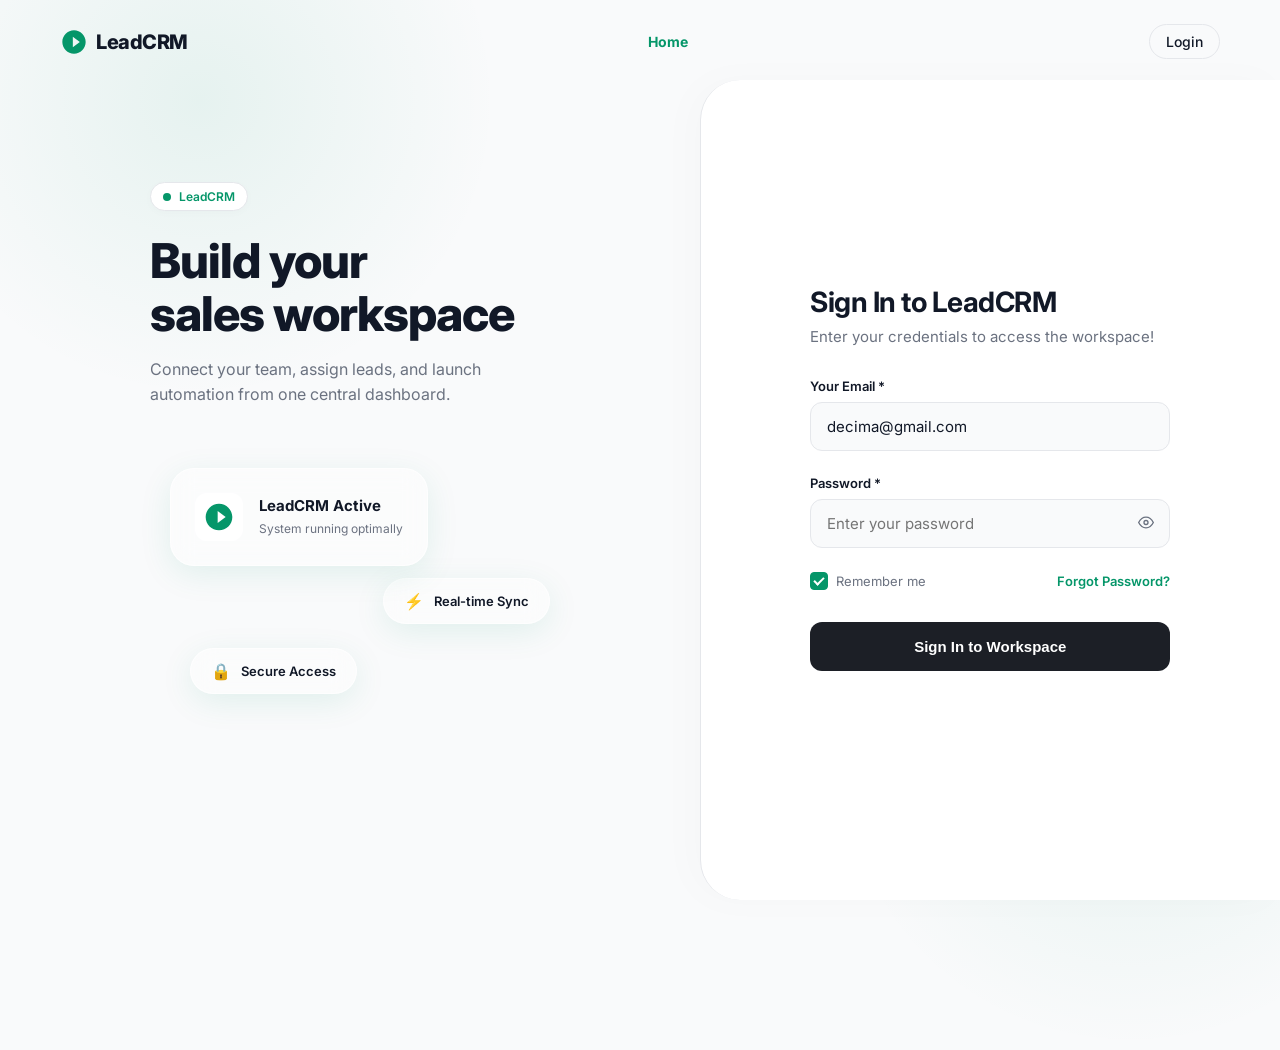
<file: index.html>
<!DOCTYPE html>
<html lang="en">
<head>
  <meta charset="UTF-8" />
  <meta name="viewport" content="width=device-width, initial-scale=1.0"/>
  <title>Lead CRM — Login</title>
  <link rel="preconnect" href="https://fonts.googleapis.com"/>
  <link href="https://fonts.googleapis.com/css2?family=Inter:wght@300;400;500;600;700;800&display=swap" rel="stylesheet"/>
  <link rel="stylesheet" href="styles/login.css"/>
</head>
<body>
  <!-- Global Header (Top bar spanning both columns) -->
  <header class="global-header">
    <div class="brand">
      <svg class="brand-icon" viewBox="0 0 24 24" fill="currentColor"><path d="M12 2C6.48 2 2 6.48 2 12s4.48 10 10 10 10-4.48 10-10S17.52 2 12 2zm-1 14.5v-9l6 4.5-6 4.5z"/></svg>
      <span class="brand-name">LeadCRM</span>
    </div>
    <div class="header-links">
      <a href="#" class="active" style="font-weight:700; color:var(--primary);">Home</a>
    </div>
    <div class="header-actions">
      <a href="#" class="btn-login-header">Login</a>
    </div>
  </header>

  <div class="login-wrapper">
    <!-- LEFT PANEL -->
    <div class="left-panel">
      <div class="left-content-inner">
        <div class="badge-text">
          <span class="dot"></span> LeadCRM
        </div>
        <h1>Build your<br/>sales workspace</h1>
        <p>Connect your team, assign leads, and launch automation from one central dashboard.</p>
        
        <div class="glass-graphic">
          <div class="glass-card main-glass">
            <svg viewBox="0 0 24 24" fill="currentColor" width="32" height="32" class="glass-icon"><path d="M12 2C6.48 2 2 6.48 2 12s4.48 10 10 10 10-4.48 10-10S17.52 2 12 2zm-1 14.5v-9l6 4.5-6 4.5z"/></svg>
            <div class="glass-text">
              <h4>LeadCRM Active</h4>
              <p>System running optimally</p>
            </div>
          </div>
          <div class="glass-card sub-glass float-1">
            <span class="glass-icon-small">⚡</span>
            <span>Real-time Sync</span>
          </div>
          <div class="glass-card sub-glass float-2">
            <span class="glass-icon-small">🔒</span>
            <span>Secure Access</span>
          </div>
        </div>
      </div>
    </div>

    <!-- RIGHT PANEL -->
    <div class="right-panel">
      <div class="login-box">
        <div class="login-header">
          <h2>Sign In to LeadCRM</h2>
          <p>Enter your credentials to access the workspace!</p>
        </div>

        <form id="loginForm" onsubmit="handleLogin(event)">
          <div class="form-group">
            <label for="email">Your Email *</label>
            <input type="email" id="email" placeholder="e.g. decima@gmail.com" required autocomplete="email" class="modern-input" value="decima@gmail.com"/>
          </div>

          <div class="form-group">
            <label for="password">Password *</label>
            <div class="input-wrapper-modern">
              <input type="password" id="password" placeholder="Enter your password" required autocomplete="current-password" class="modern-input"/>
              <button type="button" class="toggle-pw-modern" onclick="togglePassword()">
                <span id="toggleBtn">
                  <svg viewBox="0 0 24 24" fill="none" stroke="currentColor" stroke-width="2" width="16" height="16"><path d="M1 12s4-8 11-8 11 8 11 8-4 8-11 8-11-8-11-8z"/><circle cx="12" cy="12" r="3"/></svg>
                </span>
              </button>
            </div>
          </div>

          <div class="form-options">
            <label class="checkbox-container">
              <input type="checkbox" checked>
              <span class="checkmark"></span>
              Remember me
            </label>
            <a href="#" class="forgot-pw">Forgot Password?</a>
          </div>

          <div id="errorMsg" class="error-msg" style="display:none;">
            ⚠ Incorrect email or password.
          </div>

          <button type="submit" class="btn-submit" id="loginBtn">
            <span id="btnText">Sign In to Workspace</span>
            <span id="btnLoader" style="display:none;">Signing in...</span>
          </button>
        </form>
      </div>   </div>
      </div>
    </div>

  </div>

  <script src="scripts/auth.js"></script>
</body>
</html>
</file>
<file: styles/login.css>
/* ─────────────────────────────────────────────────────────────────────────────
   LOGIN CSS — Raybeam Inspired UI
   ───────────────────────────────────────────────────────────────────────────── */

:root {
  --primary: #059669; /* Elegant Teal/Green */
  --primary-light: #D1FAE5;
  --primary-dark: #047857;
  --bg-main: #F9FAFB;
  --white: #ffffff;
  --text-main: #111827;
  --text-muted: #6B7280;
  --border: #E5E7EB;
  --danger: #EF4444;
}

* { box-sizing: border-box; margin: 0; padding: 0; }

body {
  font-family: 'Inter', -apple-system, sans-serif;
  background-color: var(--bg-main);
  color: var(--text-main);
  height: 100vh;
  overflow: hidden;
  position: relative;
}

/* Abstract Green Background Glows */
body::before, body::after {
  content: '';
  position: absolute;
  width: 600px;
  height: 600px;
  background: radial-gradient(circle, rgba(5, 150, 105, 0.08) 0%, rgba(249, 250, 251, 0) 70%);
  z-index: -1;
}
body::before { top: -200px; left: -100px; }
body::after { bottom: -150px; right: -150px; }

/* Global Header */
.global-header {
  position: absolute;
  top: 0; left: 0; right: 0;
  display: flex;
  justify-content: space-between;
  align-items: center;
  padding: 24px 60px;
  z-index: 10;
}
.brand { display: flex; align-items: center; gap: 8px; color: var(--primary); }
.brand-icon { width: 28px; height: 28px; }
.brand-name { font-size: 20px; font-weight: 800; color: var(--text-main); letter-spacing: -0.5px; }

.header-links { display: flex; gap: 32px; }
.header-links a { text-decoration: none; color: var(--text-main); font-weight: 500; font-size: 14px; transition: color 0.2s; }
.header-links a:hover { color: var(--primary); }

.header-actions { display: flex; align-items: center; gap: 16px; }
.btn-login-header { text-decoration: none; color: var(--text-main); font-size: 14px; font-weight: 500; padding: 8px 16px; border-radius: 20px; border: 1px solid var(--border); transition: all 0.2s;}
.btn-login-header:hover { background: var(--white); border-color: #D1D5DB; }
.btn-create-account { background: var(--primary); color: var(--white); text-decoration: none; padding: 10px 20px; border-radius: 24px; font-size: 14px; font-weight: 600; transition: background 0.2s; }
.btn-create-account:hover { background: var(--primary-dark); }

/* Main Layout */
.login-wrapper {
  display: flex;
  height: 100vh;
  padding-top: 80px; /* Offset for header */
}

/* Left Panel */
.left-panel {
  flex: 1;
  display: flex;
  justify-content: center;
  align-items: center;
  padding: 60px;
}
.left-content-inner {
  max-width: 500px;
}
.badge-text {
  display: inline-flex; align-items: center; gap: 8px;
  background: var(--white); padding: 6px 12px; border-radius: 20px;
  font-size: 12px; font-weight: 600; color: var(--primary);
  box-shadow: 0 2px 10px rgba(0,0,0,0.02);
  margin-bottom: 24px; border: 1px solid var(--border);
}
.badge-text .dot { width: 8px; height: 8px; background: var(--primary); border-radius: 50%; }

.left-panel h1 { font-size: 48px; font-weight: 800; line-height: 1.1; margin-bottom: 16px; letter-spacing: -1px; }
.left-panel p { font-size: 16px; color: var(--text-muted); line-height: 1.6; margin-bottom: 40px; max-width: 400px; }

  /* Glassmorphism Graphic CSS */
  .glass-graphic {
    position: relative;
    height: 350px;
    width: 100%;
    max-width: 400px;
    margin-top: 40px;
  }
  
  .glass-card {
    position: absolute;
    background: rgba(255, 255, 255, 0.4);
    backdrop-filter: blur(12px);
    -webkit-backdrop-filter: blur(12px);
    border: 1px solid rgba(255, 255, 255, 0.6);
    border-radius: 24px;
    box-shadow: 0 8px 32px rgba(5, 150, 105, 0.1);
    display: flex;
    align-items: center;
    color: var(--text-main);
  }
  
  .main-glass {
    top: 20px;
    left: 20px;
    padding: 24px;
    gap: 16px;
    z-index: 2;
    animation: float 6s ease-in-out infinite;
  }
  .glass-icon { color: var(--primary); background: var(--white); padding: 8px; border-radius: 12px; width: 48px; height: 48px;}
  .glass-text h4 { font-size: 15px; font-weight: 700; margin-bottom: 4px; }
  .glass-text p { font-size: 12px; color: var(--text-muted); margin: 0; }
  
  .sub-glass {
    padding: 12px 20px;
    gap: 10px;
    font-size: 13px;
    font-weight: 600;
  }
  .glass-icon-small { font-size: 16px; }
  
  .float-1 { top: 130px; right: 0; animation: float 7s ease-in-out infinite 1s; }
  .float-2 { top: 200px; left: 40px; animation: float 8s ease-in-out infinite 2s; }
  
  @keyframes float {
    0% { transform: translateY(0px); }
    50% { transform: translateY(-10px); }
    100% { transform: translateY(0px); }
  }

/* Right Panel */
.right-panel {
  flex: 1;
  display: flex;
  justify-content: center;
  align-items: center;
  background: var(--white);
  border-left: 1px solid var(--border);
  border-radius: 40px 0 0 40px;
  box-shadow: -10px 0 40px rgba(0,0,0,0.02);
}

.login-box { width: 100%; max-width: 440px; padding: 40px; }
.login-header { margin-bottom: 32px; }
.login-header h2 { font-size: 28px; font-weight: 700; margin-bottom: 8px; letter-spacing: -0.5px; }
.login-header p { color: var(--text-muted); font-size: 15px; }

.form-group { margin-bottom: 24px; }
.form-group label { display: block; font-size: 13px; font-weight: 600; margin-bottom: 8px; color: var(--text-main); }

.modern-input {
  width: 100%; padding: 14px 16px;
  background: var(--bg-main); border: 1px solid var(--border); border-radius: 12px;
  font-family: 'Inter', sans-serif; font-size: 15px; color: var(--text-main);
  transition: all 0.2s; outline: none;
}
.modern-input:focus { background: var(--white); border-color: var(--primary); box-shadow: 0 0 0 4px var(--primary-light); }

.input-wrapper-modern { position: relative; }
.toggle-pw-modern {
  position: absolute; right: 16px; top: 50%; transform: translateY(-50%);
  background: none; border: none; cursor: pointer; color: var(--text-muted);
  display: flex; align-items: center; justify-content: center;
}
.toggle-pw-modern:hover { color: var(--text-main); }

.form-options { display: flex; justify-content: space-between; align-items: center; margin-bottom: 32px; }

/* Custom Checkbox */
.checkbox-container { display: flex; align-items: center; gap: 8px; font-size: 13px; color: var(--text-muted); cursor: pointer; user-select: none; }
.checkbox-container input { position: absolute; opacity: 0; cursor: pointer; height: 0; width: 0; }
.checkmark { height: 18px; width: 18px; background-color: var(--bg-main); border: 1px solid var(--border); border-radius: 4px; display: flex; align-items: center; justify-content: center;}
.checkbox-container:hover input ~ .checkmark { background-color: #F3F4F6; }
.checkbox-container input:checked ~ .checkmark { background-color: var(--primary); border-color: var(--primary); }
.checkmark:after { content: ""; display: none; width: 4px; height: 8px; border: solid white; border-width: 0 2px 2px 0; transform: rotate(45deg); margin-bottom: 2px;}
.checkbox-container input:checked ~ .checkmark:after { display: block; }

.forgot-pw { font-size: 13px; color: var(--primary); text-decoration: none; font-weight: 600; }
.forgot-pw:hover { text-decoration: underline; }

.btn-submit {
  width: 100%; padding: 16px; background: #1C1F26; color: white; /* Dark button like reference */
  border: none; border-radius: 12px; font-size: 15px; font-weight: 600;
  cursor: pointer; transition: background 0.2s; margin-bottom: 24px;
}
.btn-submit:hover { background: #0F1115; }

.divider { display: flex; align-items: center; text-align: center; margin-bottom: 24px; }
.divider::before, .divider::after { content: ''; flex: 1; border-bottom: 1px solid var(--border); }
.divider span { padding: 0 16px; font-size: 11px; font-weight: 600; color: var(--text-muted); letter-spacing: 0.5px; }

.btn-google {
  width: 100%; padding: 14px; background: var(--white); color: var(--text-main);
  border: 1px solid var(--border); border-radius: 12px; font-size: 14px; font-weight: 600;
  cursor: pointer; display: flex; align-items: center; justify-content: center; gap: 10px;
  transition: background 0.2s; margin-bottom: 40px;
}
.btn-google:hover { background: var(--bg-main); }

.developed-by { text-align: left; margin-top: 40px; }
.developed-by span { font-size: 10px; font-weight: 600; color: var(--text-muted); letter-spacing: 0.5px; display: block; margin-bottom: 4px; }
.developer-logo { display: inline-flex; align-items: center; padding: 8px 12px; border: 1px solid var(--border); border-radius: 8px; font-size: 12px; }

.error-msg { background: #FEF2F2; color: var(--danger); border: 1px solid #FCA5A5; padding: 12px; border-radius: 8px; font-size: 13px; margin-bottom: 24px; font-weight: 500;}

/* Responsive */
@media (max-width: 1024px) {
  .global-header { padding: 16px 20px; }
  .header-links { display: none; }
  .login-wrapper { flex-direction: column; padding-top: 80px; height: auto; }
  .left-panel { padding: 40px 20px; text-align: center; display: block; }
  .left-content-inner { margin: 0 auto; }
  .left-panel h1 { font-size: 36px; margin-bottom: 12px; }
  .left-panel p { margin: 0 auto 30px; font-size: 15px; }
  .glass-graphic { display: none; } /* Hide graphic on mobile for cleaner look */
  
  .right-panel { border-left: none; border-radius: 24px 24px 0 0; box-shadow: 0 -4px 20px rgba(0,0,0,0.05); padding: 40px 20px; }
  .login-box { margin: 0 auto; max-width: 100%; }
}
</file>
<file: styles/dashboard.css>
/* ─────────────────────────────────────────────────────────────────────────────
   DASHBOARD STYLES — Raybeam Inspired UI
   ───────────────────────────────────────────────────────────────────────────── */

   :root {
    --primary: #059669; /* Elegant Teal/Green */
    --primary-light: #D1FAE5;
    --primary-dark: #047857;
    --bg-main: #F9FAFB;
    --white: #ffffff;
    --text-main: #111827;
    --text-muted: #6B7280;
    --border: #E5E7EB;
    --danger: #EF4444;
    --sidebar-w: 260px;
    --nav-h: 60px;
  }
  
  *, *::before, *::after { box-sizing: border-box; margin: 0; padding: 0; }
  
  body {
    font-family: 'Inter', -apple-system, sans-serif;
    background-color: var(--bg-main);
    color: var(--text-main);
    height: 100vh;
    overflow: hidden;
  }
  
  /* Global Header / Top Nav */
  .topnav {
    position: fixed;
    top: 0; left: 0; right: 0;
    height: var(--nav-h);
    background: var(--white);
    border-bottom: 1px solid var(--border);
    display: flex;
    align-items: center;
    padding: 0 24px;
    gap: 12px;
    z-index: 200;
  }
  
  .topnav-left  { display: flex; align-items: center; gap: 16px; flex-shrink: 0; width: calc(var(--sidebar-w) - 24px); }
  .topnav-center{ flex: 1; display: flex; align-items: center; }
  .topnav-right { display: flex; align-items: center; gap: 16px; flex-shrink: 0; }
  
  .sidebar-toggle {
    background: none; border: none; cursor: pointer;
    color: var(--text-muted); display: flex; align-items: center; justify-content: center;
    border-radius: 6px; padding: 4px; transition: background 0.15s;
  }
  .sidebar-toggle:hover { background: var(--bg-main); color: var(--text-main); }
  
  .brand { display: flex; align-items: center; gap: 8px; color: var(--primary); }
  .brand-name { font-size: 18px; font-weight: 800; color: var(--text-main); letter-spacing: -0.5px; }
  
  /* Top Nav Search Bar */
  .top-search-wrapper {
    position: relative;
    display: flex;
    align-items: center;
    width: 100%;
    max-width: 460px;
  }
  .top-search-icon {
    position: absolute;
    left: 12px;
    color: var(--text-muted);
    pointer-events: none;
    display: flex; align-items: center; justify-content: center;
  }
  #topSearchInput {
    width: 100%;
    padding: 10px 80px 10px 40px;
    border: 1px solid var(--border);
    border-radius: 20px;
    font-family: 'Inter', sans-serif;
    font-size: 14px;
    color: var(--text-main);
    background: var(--bg-main);
    outline: none;
    transition: all 0.2s;
  }
  #topSearchInput:focus {
    border-color: var(--primary);
    background: var(--white);
    box-shadow: 0 0 0 3px var(--primary-light);
  }
  .btn-top-search {
    position: absolute;
    right: 4px;
    padding: 6px 16px;
    background: var(--primary);
    color: white;
    border: none;
    border-radius: 16px;
    font-family: 'Inter', sans-serif;
    font-size: 12px;
    font-weight: 600;
    cursor: pointer;
    transition: background 0.15s;
  }
  .btn-top-search:hover {
    background: var(--primary-dark);
  }
  
  /* Status indicator */
  .status-dot {
    width: 8px; height: 8px;
    background: var(--primary);
    border-radius: 50%;
    animation: pulse 2s infinite;
  }
  @keyframes pulse {
    0%, 100% { box-shadow: 0 0 0 0 rgba(5,150,105,0.4); }
    50%       { box-shadow: 0 0 0 5px rgba(5,150,105,0); }
  }
  .status-text { font-size: 12px; color: var(--primary); font-weight: 600; }
  
  .user-badge {
    width: 32px; height: 32px;
    background: var(--primary-light);
    color: var(--primary);
    border-radius: 50%;
    display: flex; align-items: center; justify-content: center;
    font-size: 12px; font-weight: 700;
    cursor: default;
  }
  
  .btn-logout {
    background: none;
    border: none;
    font-family: 'Inter', sans-serif;
    font-size: 13px;
    font-weight: 600;
    color: var(--text-muted);
    cursor: pointer;
    transition: color 0.15s;
  }
  .btn-logout:hover { color: var(--danger); }
  
  
  /* ── MAIN LAYOUT ── */
  .app-layout {
    display: flex;
    height: 100vh;
    padding-top: var(--nav-h);
    background-color: var(--bg-main); /* Slight off-white to contrast the sidebar */
  }
  
  /* ── SIDEBAR ── */
  .sidebar {
    width: var(--sidebar-w);
    background: var(--white);
    border-right: 1px solid var(--border);
    display: flex;
    flex-direction: column;
    transition: width 0.3s cubic-bezier(0.4, 0, 0.2, 1);
    overflow: hidden;
    z-index: 10;
    box-shadow: 2px 0 10px rgba(0,0,0,0.02);
  }
  
  .sidebar.collapsed { width: 0; border-right: none; }
  
  .sidebar-nav {
    padding: 24px 16px;
    flex: 1;
    overflow-y: auto;
  }
  
  .nav-section-label {
    font-size: 11px;
    font-weight: 700;
    color: var(--text-muted);
    text-transform: uppercase;
    letter-spacing: 0.5px;
    margin: 0 0 12px 12px;
  }
  
  .sidebar-btn {
    width: 100%;
    display: flex;
    align-items: center;
    gap: 12px;
    padding: 12px;
    background: none;
    border: none;
    border-radius: 12px;
    font-family: 'Inter', sans-serif;
    font-size: 14px;
    font-weight: 600;
    color: var(--text-main);
    cursor: pointer;
    transition: all 0.2s;
    margin-bottom: 4px;
  }
  .sidebar-btn:hover { background: var(--bg-main); color: var(--primary); }
  .sidebar-btn:hover .sb-icon { color: var(--primary); }
  
  /* Raybeam Active State styling */
  .sidebar-btn.active {
    background: var(--primary-light);
    color: var(--primary-dark);
    position: relative;
  }
  .sidebar-btn.active::before {
    content: '';
    position: absolute;
    left: -16px; top: 10%; bottom: 10%;
    width: 4px;
    background: var(--primary);
    border-radius: 0 4px 4px 0;
  }
  
  .sb-icon {
    display: flex; align-items: center; justify-content: center;
    color: var(--text-muted);
    transition: color 0.2s;
  }
  .sidebar-btn.active .sb-icon { color: var(--primary); }
  
  /* Stats Card */
  .stats-card {
    margin-top: 32px;
    background: var(--bg-main);
    border: 1px solid var(--border);
    border-radius: 16px;
    padding: 16px;
  }
  .stats-title {
    font-size: 13px; font-weight: 700; color: var(--text-main);
    display: flex; align-items: center; margin-bottom: 12px;
  }
  .stats-loading { font-size: 12px; color: var(--text-muted); }
  .stats-grid { display: grid; grid-template-columns: 1fr 1fr; gap: 8px; }
  .stat-item {
    background: var(--white);
    padding: 10px;
    border-radius: 8px;
    text-align: center;
    border: 1px solid var(--border);
  }
  .stat-num { font-size: 18px; font-weight: 700; color: var(--primary); }
  .stat-label { font-size: 10px; font-weight: 600; color: var(--text-muted); text-transform: uppercase; margin-top: 2px;}
  
  /* ── MAIN CONTENT ── */
  .main-content {
    flex: 1;
    display: flex;
    flex-direction: column;
    padding: 24px;
    overflow: hidden;
  }
  
  .sheet-container {
    background: var(--white);
    border-radius: 20px;
    border: 1px solid var(--border);
    box-shadow: 0 4px 20px rgba(0,0,0,0.03);
    flex: 1;
    display: flex;
    flex-direction: column;
    overflow: hidden;
  }
  
  .sheet-toolbar {
    padding: 16px 24px;
    border-bottom: 1px solid var(--border);
    display: flex; justify-content: space-between; align-items: center;
    background: var(--bg-main);
  }
  .sheet-label { font-weight: 700; font-size: 15px; color: var(--text-main); display: flex; align-items: center; gap: 8px; }
  .open-in-sheets {
    font-size: 13px; font-weight: 600; color: var(--primary); text-decoration: none;
    display: flex; align-items: center; gap: 6px;
  }
  .open-in-sheets:hover { text-decoration: underline; }
  
  #sheetFrame { flex: 1; width: 100%; height: 100%; border: none; background: #fff;}
  
  /* Toast */
  #toast {
    position: fixed; bottom: -60px; left: 50%; transform: translateX(-50%);
    background: var(--text-main); color: white; padding: 12px 24px;
    border-radius: 30px; font-size: 14px; font-weight: 500;
    transition: bottom 0.3s cubic-bezier(0.4, 0, 0.2, 1);
    z-index: 3000; box-shadow: 0 10px 30px rgba(0,0,0,0.1);
  }
  #toast.show { bottom: 30px; }
</file>
<file: styles/my-leads.css>
/* ── My Leads — Full CRUD Styles (Raybeam Inspired) ─────────────────── */
*, *::before, *::after { box-sizing: border-box; margin: 0; padding: 0; }

:root {
  --primary: #059669; /* Elegant Teal/Green */
  --primary-light: #D1FAE5;
  --primary-dark: #047857;
  --bg-main: #F9FAFB;
  --white: #ffffff;
  --text-main: #111827;
  --text-muted: #6B7280;
  --border: #E5E7EB;
  --danger: #EF4444;
  --accent: #10B981;
  --yellow: #F59E0B;
  --purple: #7C3AED;
  --nav-h: 60px;
}

body { font-family: 'Inter', -apple-system, sans-serif; background: var(--bg-main); color: var(--text-main); height: 100vh; overflow: hidden; }

/* ── NAV ─────────────────────────────────── */
.topnav {
  position: fixed; top: 0; left: 0; right: 0;
  height: var(--nav-h); background: var(--white);
  border-bottom: 1px solid var(--border);
  display: flex; align-items: center; justify-content: space-between;
  padding: 0 24px; z-index: 100;
}
.topnav-left  { display: flex; align-items: center; gap: 16px; }
.topnav-right { display: flex; align-items: center; gap: 16px; }

.back-btn {
  text-decoration: none; color: var(--text-muted); font-size: 13px; font-weight: 600;
  padding: 8px 14px; border: 1px solid var(--border); border-radius: 8px;
  transition: all 0.15s; display: flex; align-items: center; gap: 6px;
}
.back-btn:hover { color: var(--text-main); background: var(--bg-main); }

.brand { display: flex; align-items: center; gap: 8px; color: var(--primary); }
.brand-name { font-size: 18px; font-weight: 800; letter-spacing: -0.5px; color: var(--text-main); }

.status-dot {
  width: 8px; height: 8px; background: var(--primary);
  border-radius: 50%; animation: pulse 2s infinite;
}
@keyframes pulse {
  0%,100% { box-shadow: 0 0 0 0 rgba(5,150,105,0.4); }
  50%      { box-shadow: 0 0 0 5px rgba(5,150,105,0); }
}
.status-text { font-size: 12px; color: var(--primary); font-weight: 600; }
.btn-logout {
  background: none; border: none; font-family: 'Inter', sans-serif; font-size: 13px;
  font-weight: 600; color: var(--text-muted); cursor: pointer; transition: all 0.15s;
}
.btn-logout:hover { color: var(--danger); }

/* ── PAGE BODY ─────────────────────────────── */
.page-body {
  margin-top: var(--nav-h);
  height: calc(100vh - var(--nav-h));
  display: flex; flex-direction: column;
  padding: 24px; gap: 16px; overflow: hidden;
}

/* ── SELECTOR BAR ──────────────────────────── */
.selector-bar {
  background: var(--white); border-radius: 16px;
  border: 1px solid var(--border); padding: 16px 20px;
  display: flex; align-items: center; justify-content: space-between;
  flex-wrap: wrap; gap: 12px; flex-shrink: 0;
}
.selector-left { display: flex; align-items: center; gap: 12px; flex-wrap: wrap; }
.selector-left label { font-size: 13px; font-weight: 700; color: var(--text-main); white-space: nowrap; display: flex; align-items: center; gap: 6px;}
.selector-left select {
  padding: 8px 14px; border: 1px solid var(--border); border-radius: 10px;
  font-family: 'Inter', sans-serif; font-size: 13px; color: var(--text-main);
  background: var(--bg-main); outline: none; min-width: 200px; cursor: pointer;
  transition: all 0.2s;
}
.selector-left select:focus { border-color: var(--primary); box-shadow: 0 0 0 3px var(--primary-light); background: var(--white); }
.btn-refresh {
  padding: 8px 14px; background: var(--white); border: 1px solid var(--border);
  border-radius: 10px; font-family: 'Inter', sans-serif; font-size: 13px;
  font-weight: 600; color: var(--text-muted); cursor: pointer; transition: all 0.15s;
  display: flex; align-items: center; gap: 6px;
}
.btn-refresh:hover { background: var(--bg-main); color: var(--text-main); }
.search-input-wrapper {
  position: relative;
  display: flex;
  align-items: center;
}
.search-input-wrapper .search-icon {
  position: absolute;
  left: 12px;
  color: var(--text-muted);
  pointer-events: none;
  display: flex; align-items: center;
}
#searchInput {
  padding: 8px 14px 8px 36px;
  border: 1px solid var(--border);
  border-radius: 10px;
  font-family: 'Inter', sans-serif;
  font-size: 13px;
  color: var(--text-main);
  background: var(--bg-main);
  outline: none;
  width: 220px;
  transition: all 0.2s;
}
#searchInput:focus {
  border-color: var(--primary);
  background: var(--white);
  box-shadow: 0 0 0 3px var(--primary-light);
  width: 260px;
}
.lead-count-badge {
  background: var(--primary-light); color: var(--primary-dark); font-size: 12px; font-weight: 700;
  padding: 4px 12px; border-radius: 20px; border: 1px solid rgba(5,150,105,0.2);
}
.filter-pills { display: flex; gap: 6px; flex-wrap: wrap; }
.pill {
  padding: 6px 14px; border-radius: 20px; border: 1px solid var(--border);
  background: var(--white); font-family: 'Inter', sans-serif; font-size: 12px;
  font-weight: 600; color: var(--text-muted); cursor: pointer; transition: all 0.15s;
  white-space: nowrap;
}
.pill:hover { background: var(--bg-main); color: var(--text-main); }
.pill.active { background: var(--primary); border-color: var(--primary); color: white; }

/* ── STATS STRIP (VIBRANT GLASSMORPHISM) ── */
.stats-strip {
  display: flex; gap: 16px; flex-wrap: wrap; flex-shrink: 0;
}
.stat-chip {
  background: rgba(255, 255, 255, 0.6);
  backdrop-filter: blur(12px);
  -webkit-backdrop-filter: blur(12px);
  border: 1px solid rgba(255, 255, 255, 0.8);
  border-radius: 16px;
  padding: 16px 20px; display: flex; flex-direction: column; min-width: 140px; flex: 1;
  box-shadow: 0 4px 16px rgba(0,0,0,0.04);
  transition: transform 0.2s, box-shadow 0.2s;
}
.stat-chip:hover {
  transform: translateY(-2px);
  box-shadow: 0 8px 24px rgba(0,0,0,0.08);
}
.chip-label { font-size: 11px; font-weight: 800; color: var(--text-muted); text-transform: uppercase; margin-bottom: 6px; letter-spacing: 0.5px; }
.chip-num { font-size: 24px; font-weight: 800; color: var(--text-main); }

/* Color variations for chips */
.stat-chip.green { background: rgba(209, 250, 229, 0.7); border-color: rgba(16, 185, 129, 0.2); }
.stat-chip.green .chip-num { color: #047857; }
.stat-chip.green .chip-label { color: #065F46; }

.stat-chip.blue { background: rgba(219, 234, 254, 0.7); border-color: rgba(59, 130, 246, 0.2); }
.stat-chip.blue .chip-num { color: #1D4ED8; }
.stat-chip.blue .chip-label { color: #1E40AF; }

.stat-chip.yellow { background: rgba(254, 243, 199, 0.7); border-color: rgba(245, 158, 11, 0.2); }
.stat-chip.yellow .chip-num { color: #B45309; }
.stat-chip.yellow .chip-label { color: #92400E; }

.stat-chip.purple { background: rgba(237, 233, 254, 0.7); border-color: rgba(139, 92, 246, 0.2); }
.stat-chip.purple .chip-num { color: #6D28D9; }
.stat-chip.purple .chip-label { color: #5B21B6; }

.stat-chip.red { background: rgba(254, 226, 226, 0.7); border-color: rgba(239, 68, 68, 0.2); }
.stat-chip.red .chip-num { color: #B91C1C; }
.stat-chip.red .chip-label { color: #991B1B; }

/* ── TABLE CONTAINER ── */
.table-container {
  flex: 1; background: var(--white); border-radius: 16px;
  border: 1px solid var(--border); overflow-y: auto; overflow-x: auto;
  position: relative;
}
.table-container::-webkit-scrollbar { width: 8px; height: 8px; }
.table-container::-webkit-scrollbar-thumb { background: #CBD5E1; border-radius: 4px; }

table { width: 100%; border-collapse: collapse; min-width: 1000px; text-align: left; }
thead { position: sticky; top: 0; background: var(--bg-main); z-index: 2; box-shadow: 0 1px 0 var(--border); }
th {
  padding: 14px 16px; font-size: 11px; font-weight: 800; color: var(--primary-dark);
  text-transform: uppercase; letter-spacing: 0.8px;
  background: var(--primary-light);
  border-bottom: 2px solid rgba(5,150,105,0.2);
}
td {
  padding: 14px 16px; font-size: 13px; color: #0F172A; font-weight: 600;
  border-bottom: 1px solid var(--border); vertical-align: middle;
}
tbody tr { transition: background 0.15s; }
tbody tr:nth-child(even) { background: #F8FAFC; }
tbody tr:hover { background: #F1F5F9 !important; } /* Slightly darker hover for contrast */

.fcode { font-family: monospace; background: var(--bg-main); padding: 4px 8px; border-radius: 6px; color: var(--text-muted); font-size: 12px; font-weight: 600; border: 1px solid var(--border); }
.status-badge {
  display: inline-block; padding: 4px 10px; border-radius: 12px;
  font-size: 11px; font-weight: 700; text-transform: uppercase;
}
/* Adjust badge colors for new theme if needed */
.status-Contacted { background: #DBEAFE; color: #1E40AF; }
.status-NoAnswer  { background: #FEF3C7; color: #92400E; }
.status-Busy      { background: #FFEDD5; color: #9A3412; }
.status-WrongNum  { background: #FCE7F3; color: #9D174D; }
.status-Off       { background: #F1F5F9; color: #475569; }
.status-Interested{ background: var(--primary-light); color: var(--primary-dark); }
.status-NotInter  { background: #FEE2E2; color: #B91C1C; }
.status-Converted { background: #D1FAE5; color: #065F46; }

.grade-badge {
  display: inline-block; padding: 4px 8px; border-radius: 6px; font-size: 11px; font-weight: 800; background: #F1F5F9; color: #475569; border: 1px solid var(--border);
}
.grade-A { background: var(--primary-light); color: var(--primary-dark); border-color: rgba(5,150,105,0.2); }
.grade-B { background: #FEF3C7; color: #92400E; border-color: rgba(245,158,11,0.2); }
.grade-C { background: #FEE2E2; color: #B91C1C; border-color: rgba(239,68,68,0.2); }

.btn-icon {
  background: var(--white); border: 1px solid var(--border); padding: 6px 10px;
  border-radius: 8px; cursor: pointer; font-size: 13px; color: var(--text-muted);
  transition: all 0.15s; display: inline-flex; align-items: center; justify-content: center;
}
.btn-icon:hover { background: var(--bg-main); color: var(--text-main); }

.td-actions { display: flex; gap: 6px; }
.empty-state { text-align: center; padding: 60px 20px; color: var(--text-muted); display: flex; flex-direction: column; align-items: center; justify-content: center; height: 100%; }
.empty-icon { font-size: 32px; margin-bottom: 12px; color: var(--border); }
.empty-title { font-size: 16px; font-weight: 700; color: var(--text-main); margin-bottom: 8px; }
.empty-sub { font-size: 14px; font-weight: 500; color: var(--text-muted); }

.selector-right {
  display: flex;
  align-items: center;
  gap: 16px;
  flex-wrap: wrap;
}

/* ── ACTION BUTTONS ── */
.action-btns { display: flex; gap: 8px; }
.btn-edit, .btn-del {
  backdrop-filter: blur(4px);
  padding: 8px;
  border-radius: 8px;
  cursor: pointer;
  transition: all 0.2s;
  display: flex; align-items: center; justify-content: center;
}
.btn-edit {
  background: var(--primary-light);
  color: var(--primary-dark);
  border: 1px solid rgba(5,150,105,0.3);
}
.btn-edit:hover {
  background: var(--primary);
  color: white;
  transform: translateY(-1px);
  box-shadow: 0 4px 12px rgba(5,150,105,0.2);
}

.btn-del {
  background: #FEE2E2;
  color: #DC2626;
  border: 1px solid rgba(239,68,68,0.3);
}
.btn-del:hover {
  background: #DC2626;
  color: white;
  transform: translateY(-1px);
  box-shadow: 0 4px 12px rgba(220,38,38,0.2);
}

/* ── MODALS & GLASSMORPHISM ── */
.modal-overlay {
  position: fixed; top: 0; left: 0; right: 0; bottom: 0;
  background: rgba(15, 23, 42, 0.4);
  backdrop-filter: blur(8px);
  -webkit-backdrop-filter: blur(8px);
  display: flex; align-items: center; justify-content: center;
  z-index: 2000; opacity: 0; pointer-events: none; transition: opacity 0.3s ease;
}
.modal-overlay.active, .modal-overlay[style*="display: flex"] { opacity: 1; pointer-events: auto; }

/* Edit Panel Slide-in */
.slide-panel {
  position: fixed; top: 0; right: -450px; width: 100%; max-width: 450px; height: 100vh;
  background: rgba(255, 255, 255, 0.85);
  backdrop-filter: blur(20px);
  -webkit-backdrop-filter: blur(20px);
  border-left: 1px solid rgba(255, 255, 255, 0.5);
  box-shadow: -10px 0 40px rgba(0,0,0,0.1);
  z-index: 2001; transition: right 0.3s cubic-bezier(0.16, 1, 0.3, 1);
  display: flex; flex-direction: column;
}
.slide-panel.open { right: 0; }

.panel-header {
  padding: 24px; border-bottom: 1px solid rgba(0,0,0,0.05);
  display: flex; justify-content: space-between; align-items: center;
}
.panel-header h3 { font-size: 18px; font-weight: 700; color: var(--text-main); display: flex; align-items: center; gap: 8px; }
.panel-close { background: none; border: none; font-size: 24px; color: var(--text-muted); cursor: pointer; transition: color 0.2s; }
.panel-close:hover { color: var(--danger); }

.panel-body { padding: 24px; overflow-y: auto; flex: 1; }

.readonly-card {
  background: rgba(255,255,255,0.6); border: 1px solid rgba(0,0,0,0.05);
  border-radius: 12px; padding: 16px; margin-bottom: 24px;
}
.rc-row { display: flex; justify-content: space-between; margin-bottom: 8px; font-size: 13px; }
.rc-row:last-child { margin-bottom: 0; }
.rc-label { color: var(--text-muted); font-weight: 600; }
.rc-val { color: var(--text-main); font-weight: 700; }

.section-label { font-size: 11px; font-weight: 800; color: var(--primary); text-transform: uppercase; letter-spacing: 0.5px; margin: 24px 0 12px; }

.form-group { margin-bottom: 16px; }
.form-group label { display: block; font-size: 12px; font-weight: 700; color: var(--text-muted); margin-bottom: 6px; }
.form-group input, .form-group select, .form-group textarea {
  width: 100%; padding: 10px 14px;
  background: rgba(255,255,255,0.9); border: 1px solid var(--border);
  border-radius: 10px; font-family: 'Inter', sans-serif; font-size: 14px;
  color: var(--text-main); transition: all 0.2s; outline: none;
}
.form-group input:focus, .form-group select:focus, .form-group textarea:focus { border-color: var(--primary); box-shadow: 0 0 0 3px var(--primary-light); background: #fff; }
.form-row { display: flex; gap: 12px; }
.form-row .form-group { flex: 1; }

.toggle-row { display: flex; align-items: center; margin-bottom: 16px; }
.toggle-label { display: flex; align-items: center; gap: 10px; cursor: pointer; font-size: 13px; font-weight: 600; color: var(--text-main); }
.toggle-label input { display: none; }
.toggle-slider { width: 44px; height: 24px; background: #E2E8F0; border-radius: 24px; position: relative; transition: 0.3s; }
.toggle-slider::after { content: ''; position: absolute; top: 2px; left: 2px; width: 20px; height: 20px; background: white; border-radius: 50%; transition: 0.3s; box-shadow: 0 2px 4px rgba(0,0,0,0.1); }
.toggle-label input:checked + .toggle-slider { background: var(--primary); }
.toggle-label input:checked + .toggle-slider::after { transform: translateX(20px); }

.btn-save {
  width: 100%; padding: 14px; background: var(--primary); color: white;
  border: none; border-radius: 12px; font-size: 14px; font-weight: 700;
  cursor: pointer; transition: background 0.2s; margin-top: 24px;
}
.btn-save:hover { background: var(--primary-dark); }
.save-result { margin-top: 12px; padding: 10px; border-radius: 8px; font-size: 13px; font-weight: 600; text-align: center; }
.save-result.success { background: var(--primary-light); color: var(--primary-dark); }
.save-result.error { background: #FEF2F2; color: #B91C1C; }

.danger-zone { margin-top: 40px; padding-top: 24px; border-top: 1px dashed #FCA5A5; }
.danger-label { font-size: 12px; font-weight: 700; color: #DC2626; margin-bottom: 12px; display: flex; align-items: center; gap: 6px;}
.btn-delete {
  width: 100%; padding: 12px; background: #FEF2F2; color: #DC2626;
  border: 1px solid #FCA5A5; border-radius: 10px; font-size: 13px; font-weight: 600;
  cursor: pointer; transition: all 0.2s; display: flex; align-items: center; justify-content: center; gap: 8px;
}
.btn-delete:hover { background: #FEE2E2; }

/* Confirm Delete Modal */
.confirm-modal {
  background: rgba(255, 255, 255, 0.95);
  backdrop-filter: blur(20px);
  -webkit-backdrop-filter: blur(20px);
  padding: 32px; border-radius: 24px; width: 90%; max-width: 400px;
  text-align: center; box-shadow: 0 20px 40px rgba(0,0,0,0.1);
  border: 1px solid rgba(255,255,255,0.5);
  transform: translateY(20px); transition: transform 0.3s;
}
.modal-overlay.active .confirm-modal, .modal-overlay[style*="display: flex"] .confirm-modal { transform: translateY(0); }
.modal-icon { font-size: 48px; margin-bottom: 16px; }
.confirm-modal h3 { font-size: 20px; font-weight: 800; color: var(--text-main); margin-bottom: 8px; }
.confirm-modal p { font-size: 14px; color: var(--text-muted); margin-bottom: 24px; line-height: 1.5; }
.modal-btns { display: flex; gap: 12px; }
.btn-cancel-delete { flex: 1; padding: 12px; background: var(--bg-main); border: 1px solid var(--border); border-radius: 12px; font-weight: 600; cursor: pointer; color: var(--text-main); transition: background 0.2s; }
.btn-cancel-delete:hover { background: #E5E7EB; }
.btn-confirm-delete { flex: 1; padding: 12px; background: #DC2626; border: none; border-radius: 12px; color: white; font-weight: 600; cursor: pointer; transition: background 0.2s; }
.btn-confirm-delete:hover { background: #B91C1C; }

/* Centered Loading Overlay */
.loading-state {
  position: absolute; top: 0; left: 0; right: 0; bottom: 0;
  background: rgba(255,255,255,0.7); backdrop-filter: blur(4px);
  display: flex; flex-direction: column; align-items: center; justify-content: center;
  z-index: 10;
}
.spinner {
  width: 40px; height: 40px; border: 4px solid var(--border);
  border-top-color: var(--primary); border-radius: 50%;
  animation: spin 0.8s linear infinite; margin-bottom: 16px;
}
@keyframes spin { to { transform: rotate(360deg); } }

/* Toast */
#toast {
  position: fixed; bottom: -60px; left: 50%; transform: translateX(-50%);
  background: var(--text-main); color: white; padding: 12px 24px;
  border-radius: 30px; font-size: 14px; font-weight: 500;
  transition: bottom 0.3s cubic-bezier(0.4, 0, 0.2, 1);
  z-index: 3000; box-shadow: 0 10px 30px rgba(0,0,0,0.1);
}
#toast.show { bottom: 30px; }
</file>
